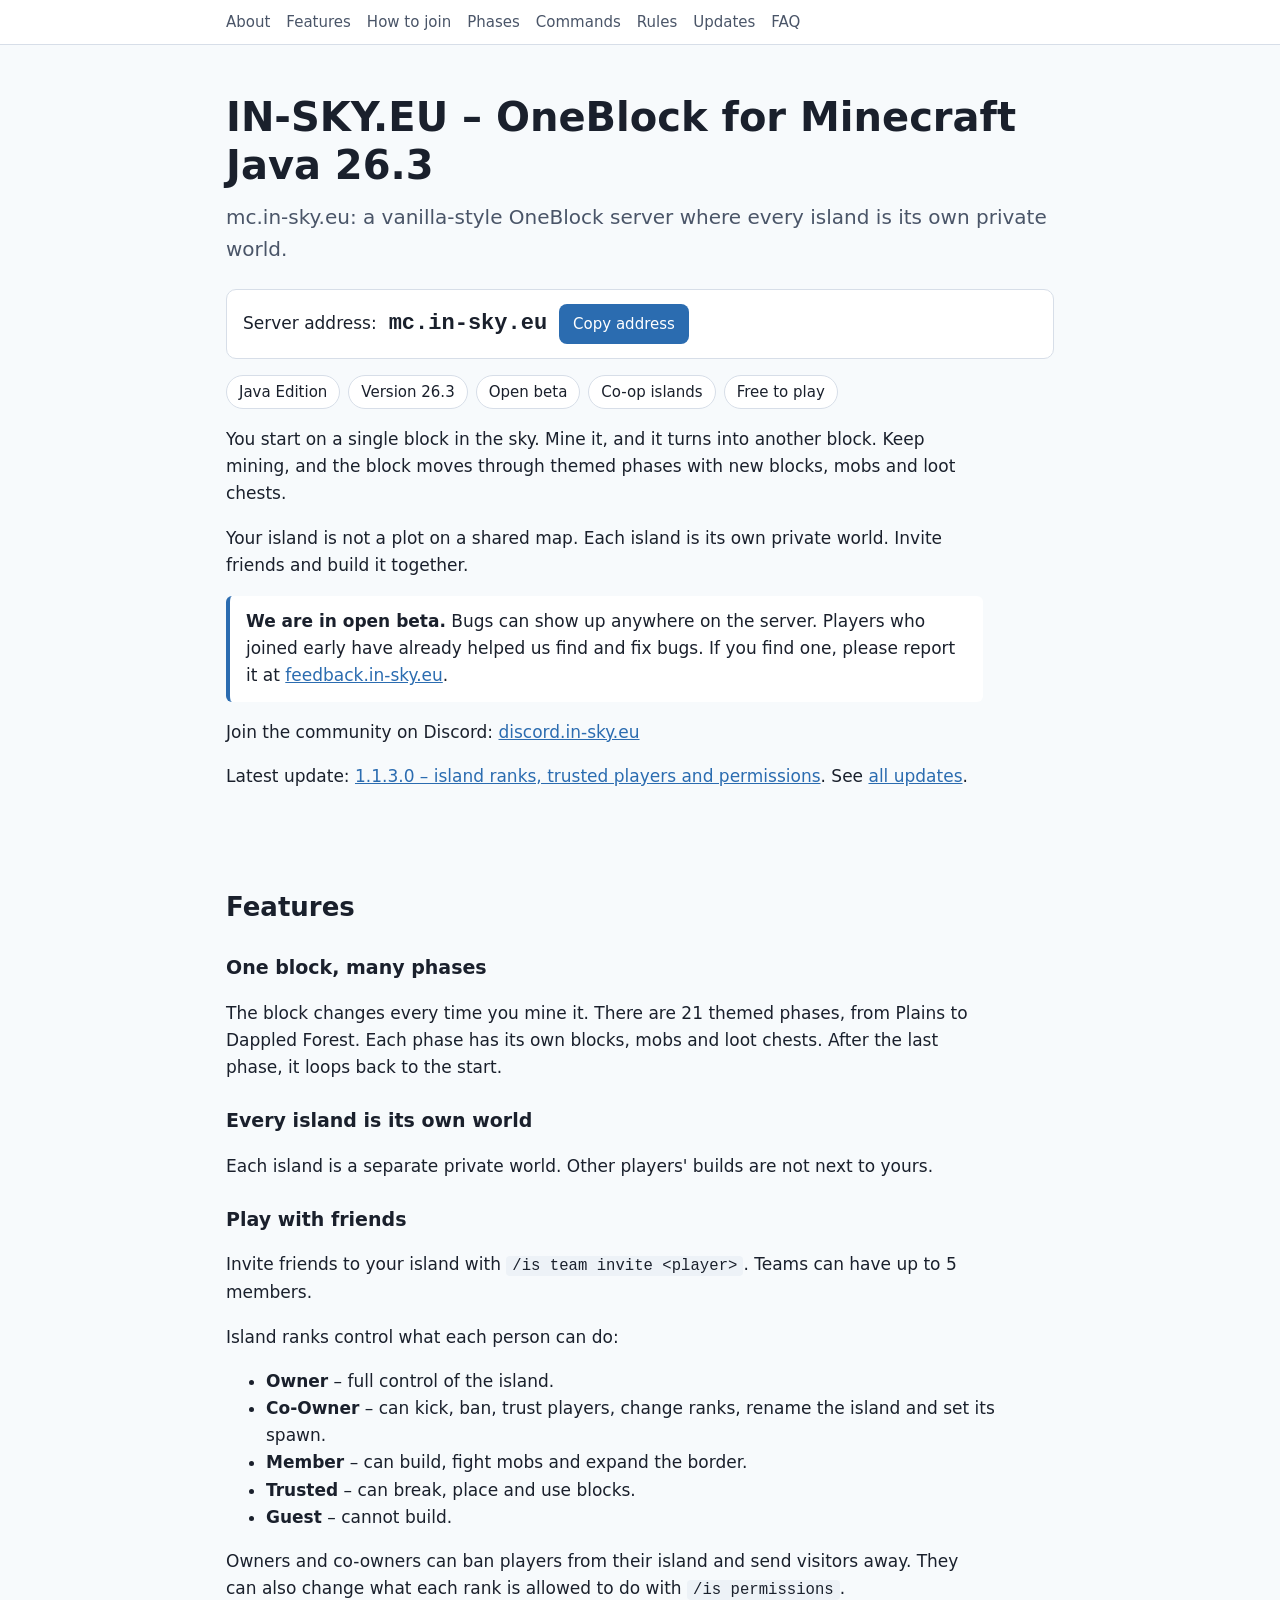
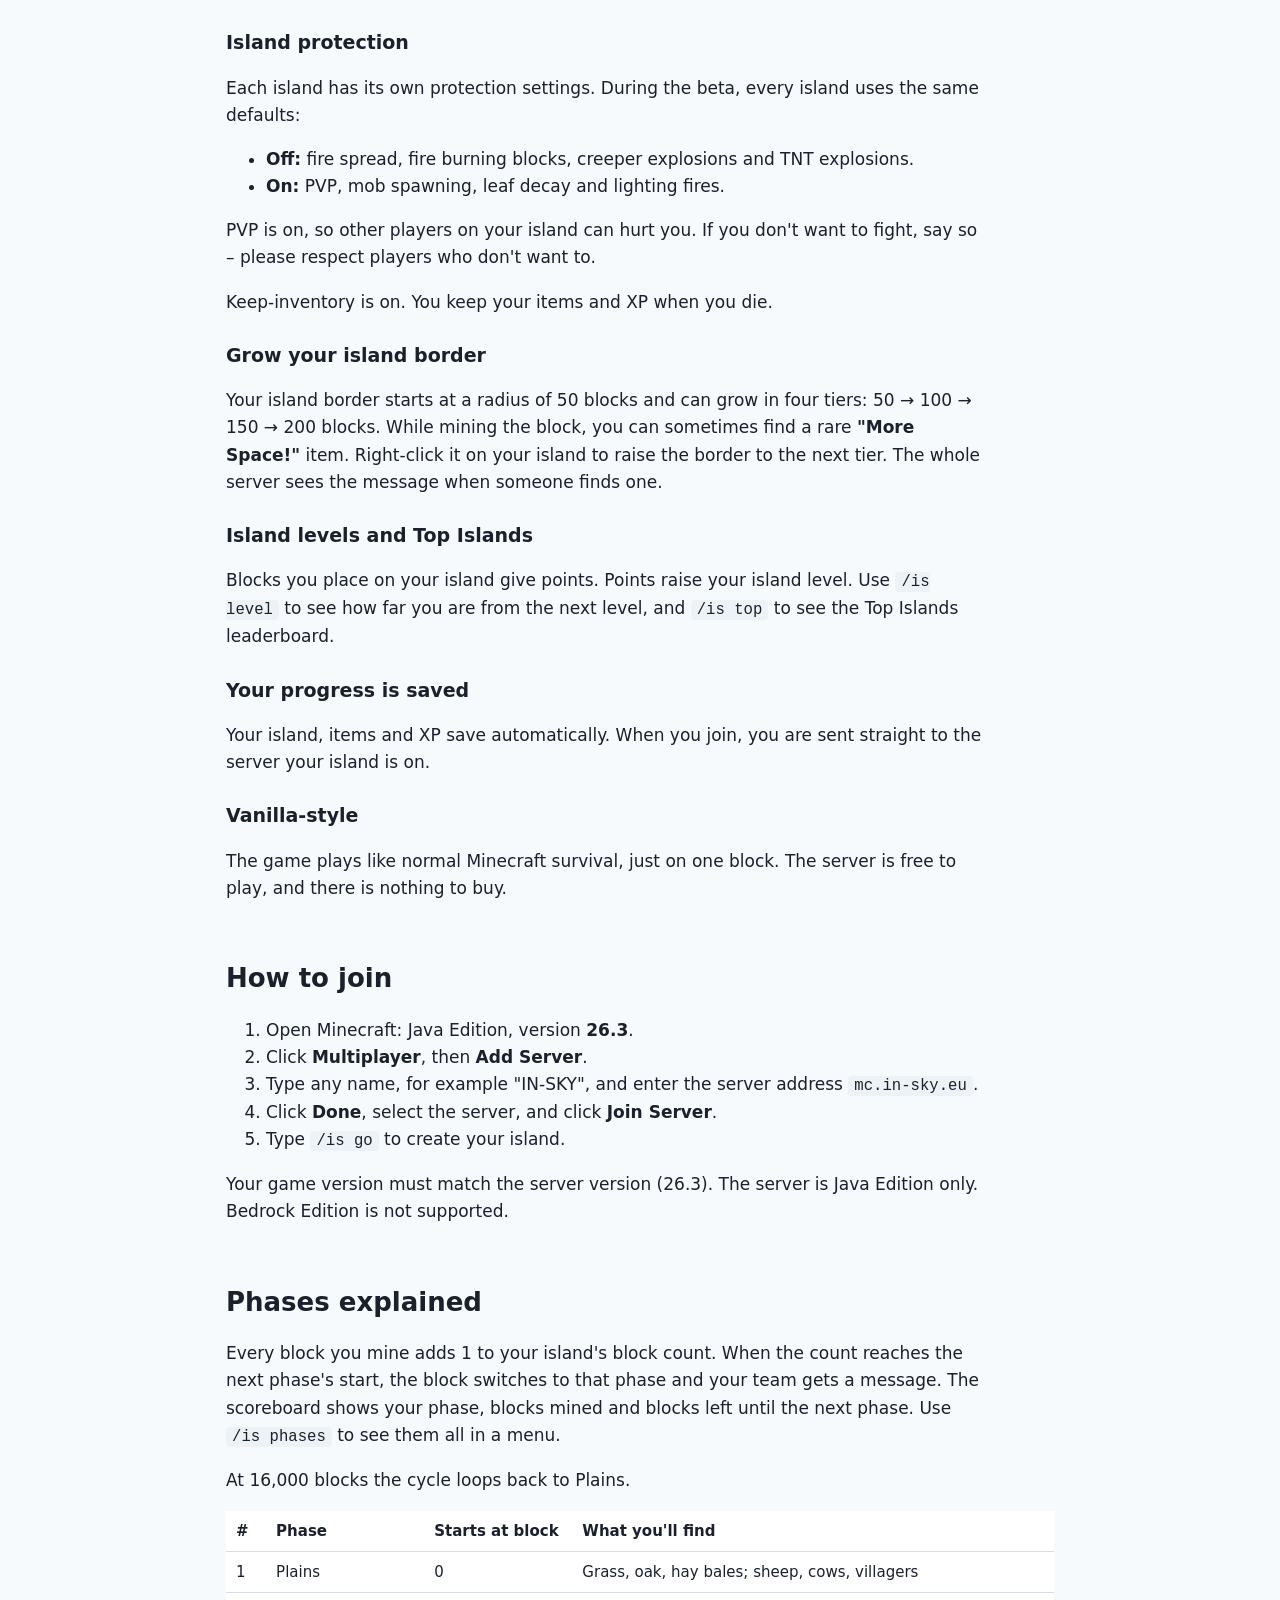
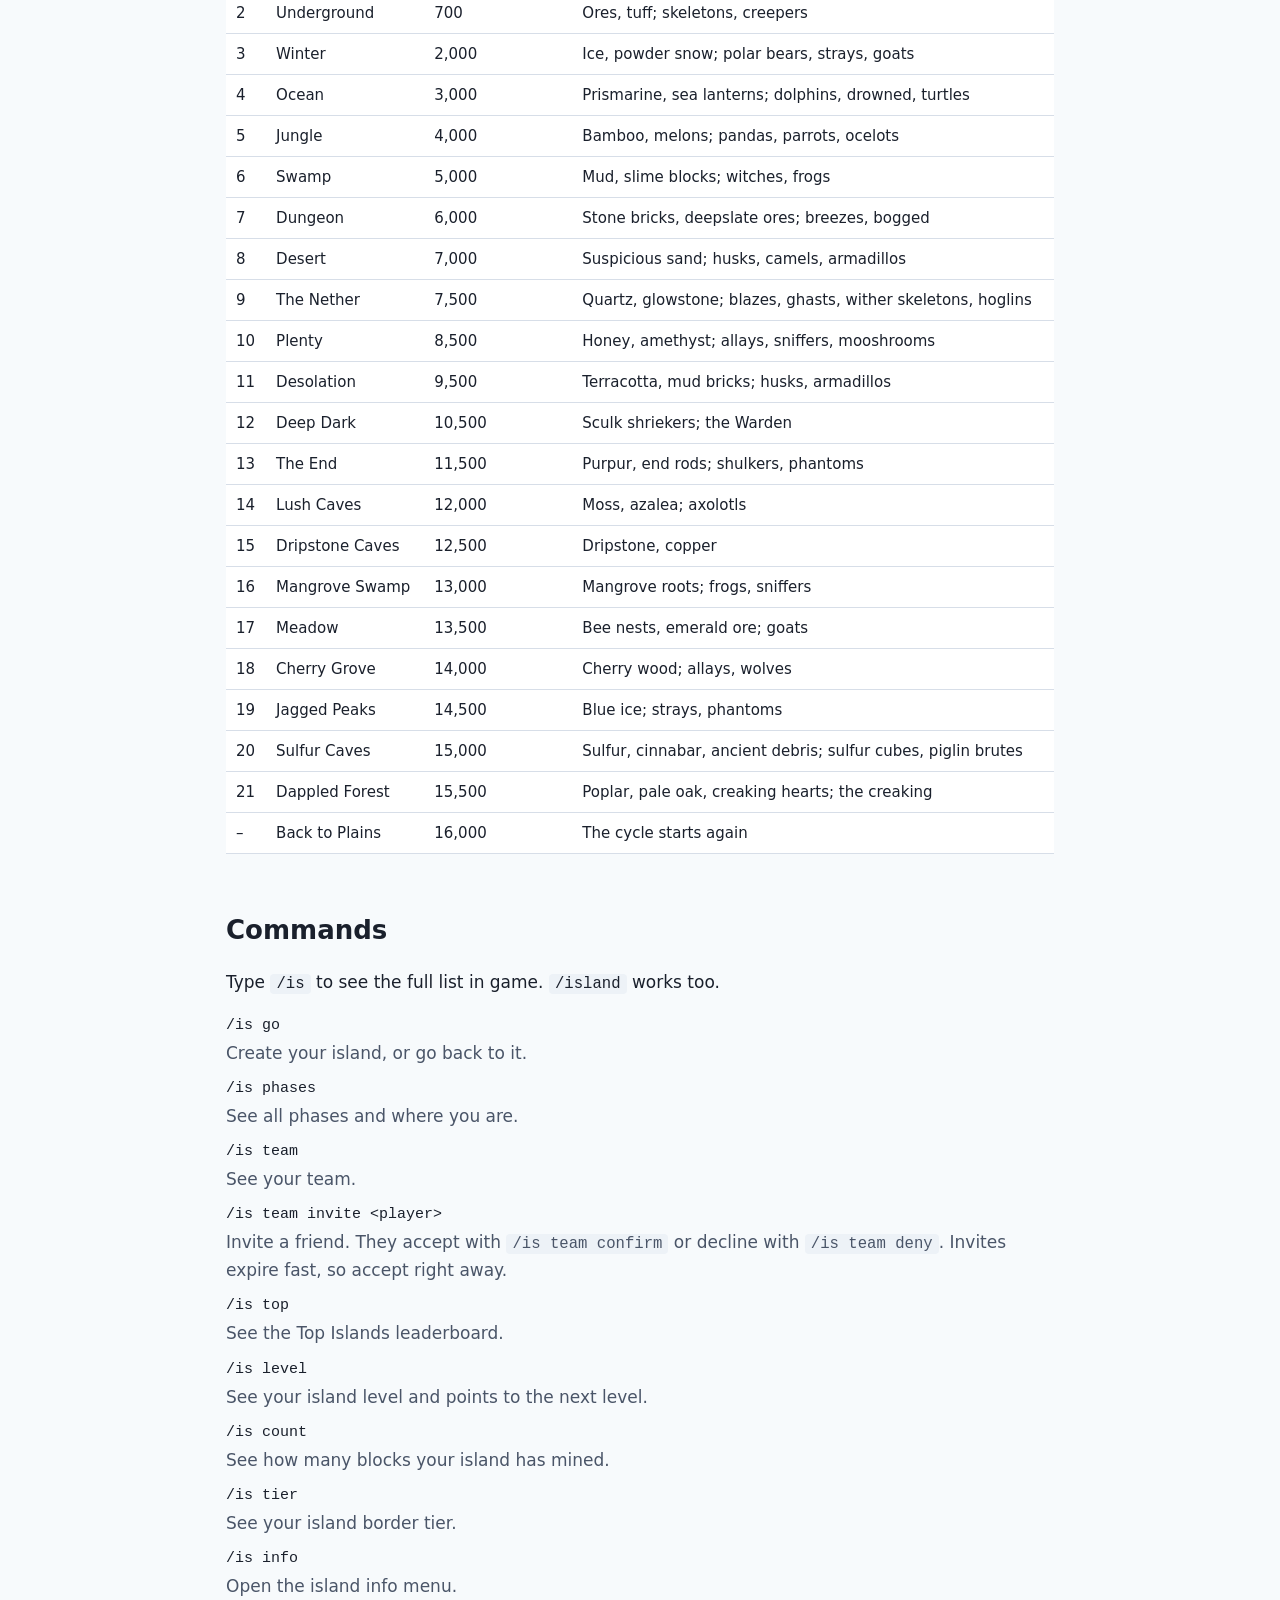
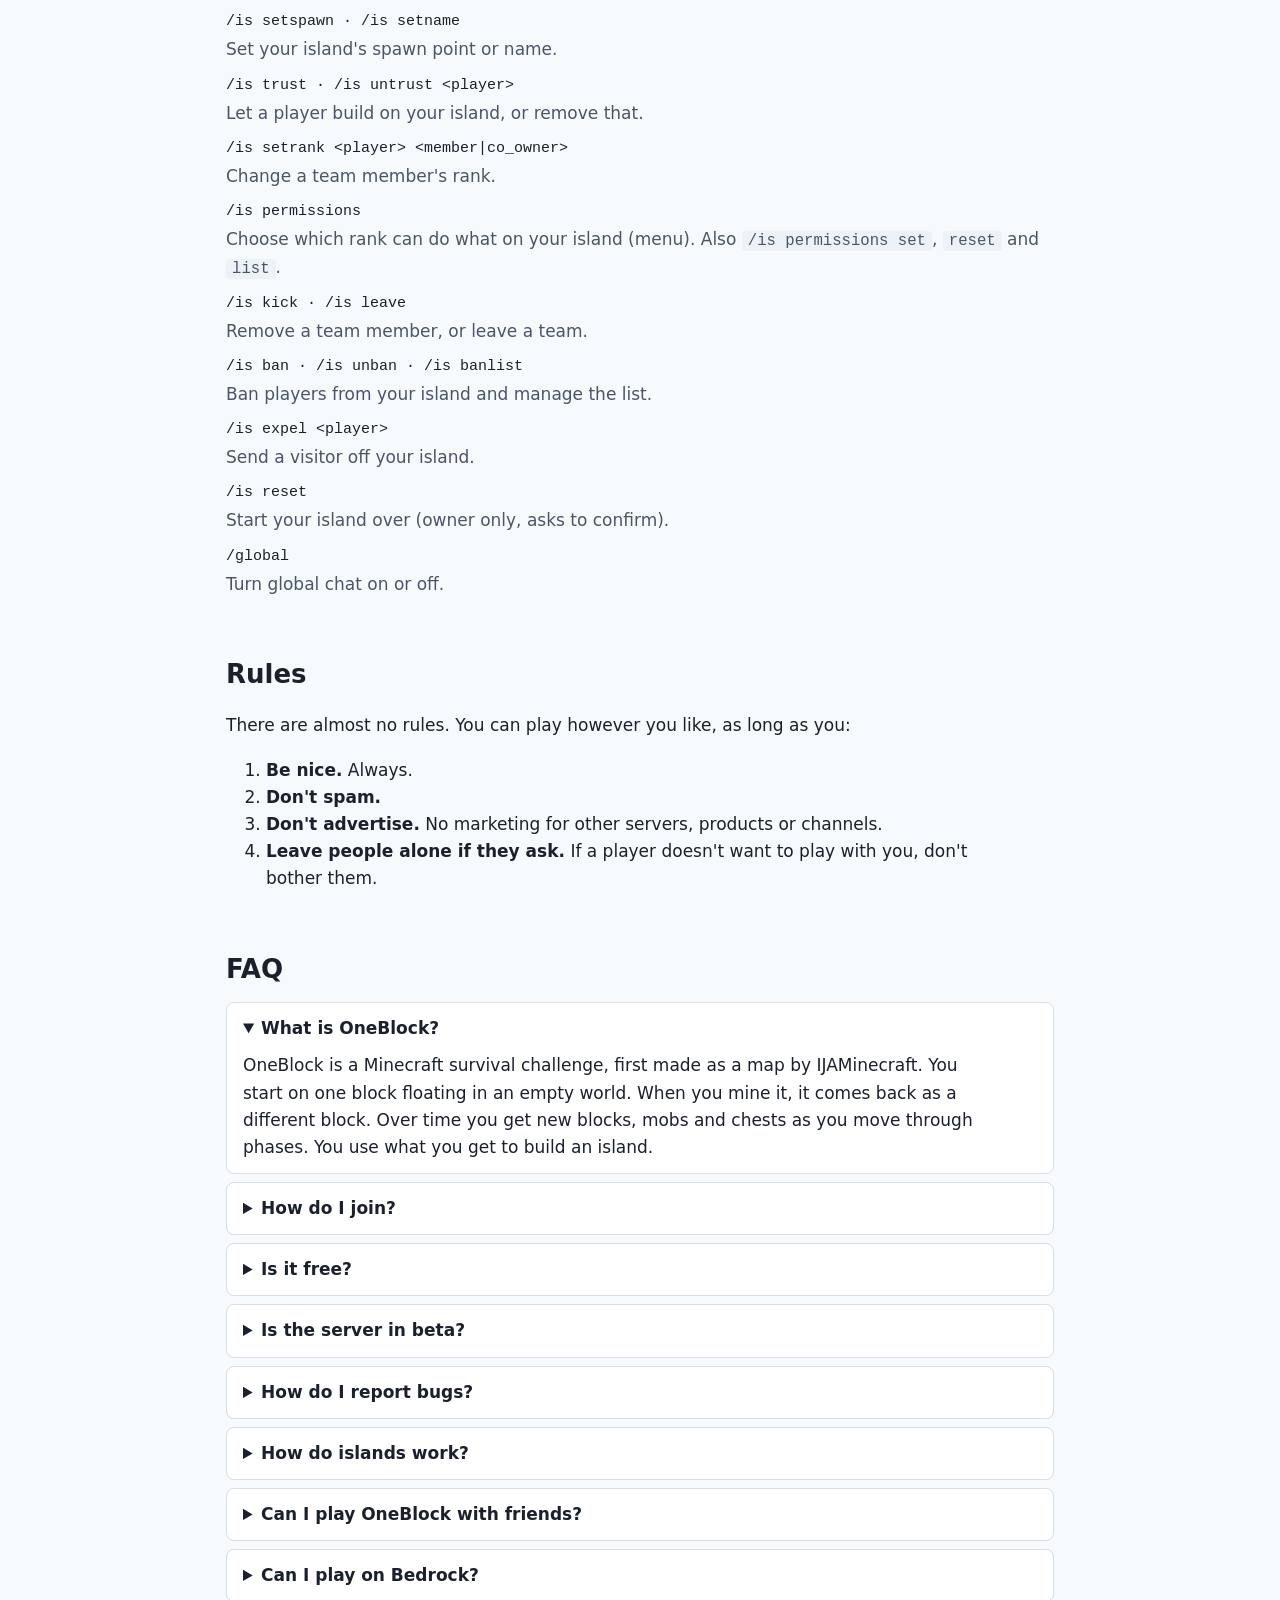
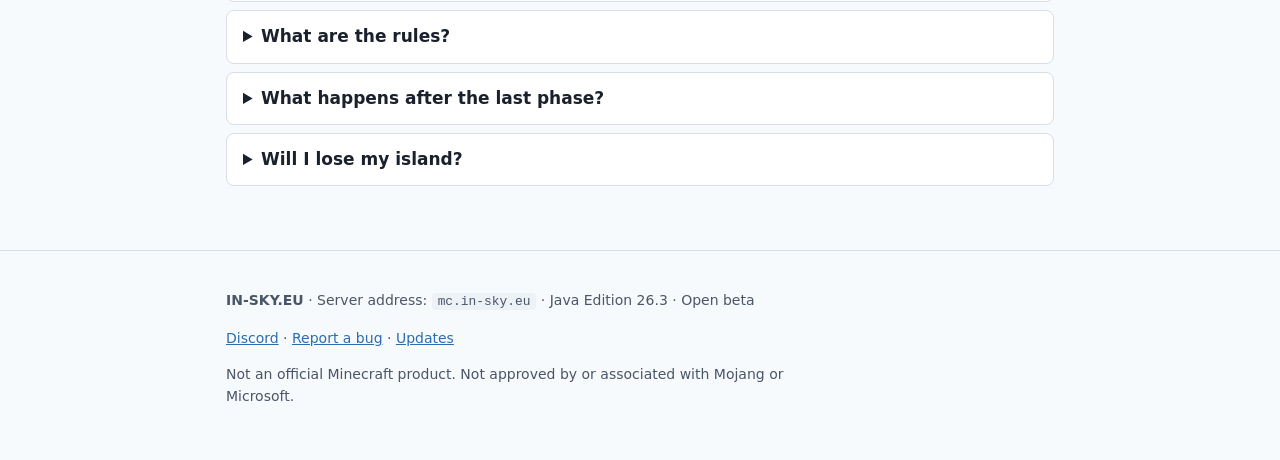
<file: index.html>
<!doctype html>
<html lang="en">
<head>
<meta charset="utf-8">
<meta name="viewport" content="width=device-width, initial-scale=1">
<title>IN-SKY.EU – OneBlock Server for Minecraft Java 26.3 | mc.in-sky.eu</title>
<meta name="description" content="mc.in-sky.eu: a vanilla-style OneBlock server where every island is its own private world. Minecraft Java Edition 26.3, open beta. Play with friends and help us find bugs.">
<link rel="canonical" href="https://in-sky.eu/">
<meta property="og:type" content="website">
<meta property="og:url" content="https://in-sky.eu/">
<meta property="og:title" content="IN-SKY.EU – OneBlock Server (Java 26.3)">
<meta property="og:description" content="A vanilla-style OneBlock server where every island is its own private world. Server address: mc.in-sky.eu. Open beta.">
<meta name="color-scheme" content="light dark">
<link rel="alternate" type="application/rss+xml" title="IN-SKY.EU updates" href="/feed.xml">
<link rel="icon" href="data:image/svg+xml,%3Csvg xmlns='http://www.w3.org/2000/svg' viewBox='0 0 16 16'%3E%3Crect width='16' height='16' fill='%2387ceeb'/%3E%3Crect x='4' y='6' width='8' height='3' fill='%235dab3c'/%3E%3Crect x='4' y='9' width='8' height='5' fill='%238b5a2b'/%3E%3C/svg%3E">
<script type="application/ld+json">
{
  "@context": "https://schema.org",
  "@graph": [
    {
      "@type": "Organization",
      "@id": "https://in-sky.eu/#org",
      "name": "IN-SKY.EU",
      "url": "https://in-sky.eu/",
      "description": "mc.in-sky.eu: a vanilla-style OneBlock server where every island is its own private world.",
      "sameAs": [
        "https://discord.in-sky.eu"
      ]
    },
    {
      "@type": "WebSite",
      "@id": "https://in-sky.eu/#website",
      "name": "IN-SKY.EU",
      "url": "https://in-sky.eu/",
      "inLanguage": "en",
      "description": "Minecraft Java Edition 26.3 OneBlock server in open beta. Server address: mc.in-sky.eu.",
      "publisher": {
        "@id": "https://in-sky.eu/#org"
      }
    },
    {
      "@type": "FAQPage",
      "@id": "https://in-sky.eu/#faq",
      "url": "https://in-sky.eu/",
      "isPartOf": {
        "@id": "https://in-sky.eu/#website"
      },
      "mainEntity": [
        {
          "@type": "Question",
          "name": "What is OneBlock?",
          "acceptedAnswer": {
            "@type": "Answer",
            "text": "OneBlock is a Minecraft survival challenge, first made as a map by IJAMinecraft. You start on one block floating in an empty world. When you mine it, it comes back as a different block. Over time you get new blocks, mobs and chests as you move through phases. You use what you get to build an island."
          }
        },
        {
          "@type": "Question",
          "name": "How do I join?",
          "acceptedAnswer": {
            "@type": "Answer",
            "text": "Use Minecraft: Java Edition 26.3. Go to Multiplayer, click Add Server, and enter mc.in-sky.eu. Join, then type /is go to create your island."
          }
        },
        {
          "@type": "Question",
          "name": "Is it free?",
          "acceptedAnswer": {
            "@type": "Answer",
            "text": "Yes. The server is fully free, and there is nothing to buy. You need your own copy of Minecraft: Java Edition."
          }
        },
        {
          "@type": "Question",
          "name": "Is the server in beta?",
          "acceptedAnswer": {
            "@type": "Answer",
            "text": "Yes. IN-SKY.EU is in open beta. Bugs can appear anywhere on the server. Early players have already helped us find and fix bugs, and your feedback helps too."
          }
        },
        {
          "@type": "Question",
          "name": "How do I report bugs?",
          "acceptedAnswer": {
            "@type": "Answer",
            "text": "Use the bug report form at feedback.in-sky.eu. You can also ask on Discord at discord.in-sky.eu. Tell us what happened, where, and what you expected."
          }
        },
        {
          "@type": "Question",
          "name": "How do islands work?",
          "acceptedAnswer": {
            "@type": "Answer",
            "text": "Every island is its own private world, not a plot on a shared map. You create one with /is go. Invite friends with /is team invite <player>. Each person gets a rank that controls what they can do. Your island grows when you find the rare \"More Space!\" item, and your island level goes up as you place blocks."
          }
        },
        {
          "@type": "Question",
          "name": "Can I play OneBlock with friends?",
          "acceptedAnswer": {
            "@type": "Answer",
            "text": "Yes. Invite them to your team, and you all share the same island, block and progress."
          }
        },
        {
          "@type": "Question",
          "name": "Can I play on Bedrock?",
          "acceptedAnswer": {
            "@type": "Answer",
            "text": "Not right now. The server is Java Edition only, version 26.3."
          }
        },
        {
          "@type": "Question",
          "name": "What are the rules?",
          "acceptedAnswer": {
            "@type": "Answer",
            "text": "Be nice, don't spam, don't advertise, and leave players alone if they ask. That's it."
          }
        },
        {
          "@type": "Question",
          "name": "What happens after the last phase?",
          "acceptedAnswer": {
            "@type": "Answer",
            "text": "After Dappled Forest, at 16,000 blocks, the block loops back to the Plains phase and the cycle starts again."
          }
        },
        {
          "@type": "Question",
          "name": "Will I lose my island?",
          "acceptedAnswer": {
            "@type": "Answer",
            "text": "Your island, items and XP save automatically. Because we are in beta, please report anything that looks wrong at feedback.in-sky.eu."
          }
        }
      ]
    }
  ]
}
</script>
<style>
  :root {
    --bg: #f7fafc; --surface: #ffffff; --text: #1a202c; --muted: #4a5568;
    --accent: #2b6cb0; --accent-text: #ffffff; --border: #d7dee8; --code: #edf2f7;
    --ph-bg: #fff3bf; --ph-text: #5c4400;
  }
  @media (prefers-color-scheme: dark) {
    :root:not([data-theme="light"]) {
      --bg: #0f1720; --surface: #17212d; --text: #e6edf3; --muted: #a9b6c4;
      --accent: #63b3ed; --accent-text: #0f1720; --border: #2a3a4c; --code: #1f2c3a;
      --ph-bg: #4a3b00; --ph-text: #ffe8a3;
    }
  }
  :root[data-theme="dark"] {
    --bg: #0f1720; --surface: #17212d; --text: #e6edf3; --muted: #a9b6c4;
    --accent: #63b3ed; --accent-text: #0f1720; --border: #2a3a4c; --code: #1f2c3a;
    --ph-bg: #4a3b00; --ph-text: #ffe8a3;
  }
  * { box-sizing: border-box; }
  body {
    margin: 0; background: var(--bg); color: var(--text);
    font: 17px/1.6 system-ui, -apple-system, "Segoe UI", Roboto, sans-serif;
  }
  .wrap { max-width: 860px; margin: 0 auto; padding: 0 16px; }
  header { padding: 48px 0 24px; }
  nav { border-bottom: 1px solid var(--border); background: var(--surface); position: sticky; top: 0; z-index: 1; }
  nav ul { list-style: none; margin: 0; padding: 10px 0; display: flex; flex-wrap: wrap; gap: 4px 16px; font-size: 15px; }
  nav a { color: var(--muted); text-decoration: none; }
  nav a:hover { color: var(--accent); }
  h1 { font-size: clamp(28px, 6vw, 40px); line-height: 1.2; margin: 0 0 12px; }
  h2 { font-size: 26px; margin: 48px 0 12px; padding-top: 8px; }
  h3 { font-size: 19px; margin: 24px 0 6px; }
  p, li { max-width: 70ch; }
  a { color: var(--accent); }
  .tagline { font-size: 20px; color: var(--muted); margin: 0 0 24px; }
  .ip-box {
    display: flex; flex-wrap: wrap; align-items: center; gap: 12px;
    background: var(--surface); border: 1px solid var(--border); border-radius: 10px;
    padding: 14px 16px; margin: 0 0 16px;
  }
  .ip-box code { font-size: 22px; font-weight: 700; background: none; padding: 0; }
  button {
    font: inherit; font-size: 15px; cursor: pointer; border: 0; border-radius: 8px;
    padding: 8px 14px; background: var(--accent); color: var(--accent-text);
  }
  .facts { display: flex; flex-wrap: wrap; gap: 8px; list-style: none; padding: 0; margin: 0 0 16px; }
  .facts li { background: var(--surface); border: 1px solid var(--border); border-radius: 999px; padding: 4px 12px; font-size: 15px; }
  .note { background: var(--surface); border-left: 4px solid var(--accent); padding: 12px 16px; border-radius: 6px; }
  code { background: var(--code); padding: 1px 6px; border-radius: 4px; font-size: 0.92em; }
  .table-scroll { overflow-x: auto; }
  table { border-collapse: collapse; width: 100%; font-size: 15px; background: var(--surface); }
  th, td { text-align: left; padding: 8px 10px; border-bottom: 1px solid var(--border); vertical-align: top; }
  th { font-weight: 600; }
  td.num { white-space: nowrap; font-variant-numeric: tabular-nums; }
  dl.cmds dt { font-family: ui-monospace, SFMono-Regular, Menlo, monospace; font-size: 15px; margin-top: 10px; }
  dl.cmds dd { margin: 2px 0 0 0; color: var(--muted); }
  details { background: var(--surface); border: 1px solid var(--border); border-radius: 8px; padding: 12px 16px; margin: 8px 0; }
  summary { cursor: pointer; font-weight: 600; }
  details p { margin: 10px 0 0; }
  .ph { background: var(--ph-bg); color: var(--ph-text); padding: 0 4px; border-radius: 3px; }
  footer { margin-top: 64px; padding: 24px 0 48px; border-top: 1px solid var(--border); color: var(--muted); font-size: 14px; }
</style>
</head>
<body>

<nav aria-label="Sections">
  <div class="wrap">
    <ul>
      <li><a href="#about">About</a></li>
      <li><a href="#features">Features</a></li>
      <li><a href="#join">How to join</a></li>
      <li><a href="#phases">Phases</a></li>
      <li><a href="#commands">Commands</a></li>
      <li><a href="#rules">Rules</a></li>
      <li><a href="/updates/">Updates</a></li>
      <li><a href="#faq">FAQ</a></li>
    </ul>
  </div>
</nav>

<main class="wrap">

<header id="about">
  <h1>IN-SKY.EU – OneBlock for Minecraft Java 26.3</h1>
  <p class="tagline">mc.in-sky.eu: a vanilla-style OneBlock server where every island is its own private world.</p>

  <div class="ip-box">
    <span>Server address:</span>
    <code id="ip">mc.in-sky.eu</code>
    <button type="button" id="copy" hidden>Copy address</button>
  </div>

  <ul class="facts" aria-label="Quick facts">
    <li>Java Edition</li>
    <li>Version 26.3</li>
    <li>Open beta</li>
    <li>Co-op islands</li>
    <li>Free to play</li>
  </ul>

  <p>You start on a single block in the sky. Mine it, and it turns into another block. Keep mining, and the block moves through themed phases with new blocks, mobs and loot chests.</p>
  <p>Your island is not a plot on a shared map. Each island is its own private world. Invite friends and build it together.</p>

  <p class="note"><strong>We are in open beta.</strong> Bugs can show up anywhere on the server. Players who joined early have already helped us find and fix bugs. If you find one, please report it at <a href="https://feedback.in-sky.eu">feedback.in-sky.eu</a>.</p>

  <p>Join the community on Discord: <a href="https://discord.in-sky.eu">discord.in-sky.eu</a></p>
  <p>Latest update: <a href="/updates/1.1.3.0-beta/">1.1.3.0 – island ranks, trusted players and permissions</a>. See <a href="/updates/">all updates</a>.</p>
</header>

<section id="features">
  <h2>Features</h2>

  <h3>One block, many phases</h3>
  <p>The block changes every time you mine it. There are 21 themed phases, from Plains to Dappled Forest. Each phase has its own blocks, mobs and loot chests. After the last phase, it loops back to the start.</p>

  <h3>Every island is its own world</h3>
  <p>Each island is a separate private world. Other players' builds are not next to yours.</p>

  <h3>Play with friends</h3>
  <p>Invite friends to your island with <code>/is team invite &lt;player&gt;</code>. Teams can have up to 5 members.</p>
  <p>Island ranks control what each person can do:</p>
  <ul>
    <li><strong>Owner</strong> – full control of the island.</li>
    <li><strong>Co-Owner</strong> – can kick, ban, trust players, change ranks, rename the island and set its spawn.</li>
    <li><strong>Member</strong> – can build, fight mobs and expand the border.</li>
    <li><strong>Trusted</strong> – can break, place and use blocks.</li>
    <li><strong>Guest</strong> – cannot build.</li>
  </ul>
  <p>Owners and co-owners can ban players from their island and send visitors away. They can also change what each rank is allowed to do with <code>/is permissions</code>.</p>

  <h3>Island protection</h3>
  <p>Each island has its own protection settings. During the beta, every island uses the same defaults:</p>
  <ul>
    <li><strong>Off:</strong> fire spread, fire burning blocks, creeper explosions and TNT explosions.</li>
    <li><strong>On:</strong> PVP, mob spawning, leaf decay and lighting fires.</li>
  </ul>
  <p>PVP is on, so other players on your island can hurt you. If you don't want to fight, say so – please respect players who don't want to.</p>
  <p>Keep-inventory is on. You keep your items and XP when you die.</p>

  <h3>Grow your island border</h3>
  <p>Your island border starts at a radius of 50 blocks and can grow in four tiers: 50 → 100 → 150 → 200 blocks. While mining the block, you can sometimes find a rare <strong>"More Space!"</strong> item. Right-click it on your island to raise the border to the next tier. The whole server sees the message when someone finds one.</p>

  <h3>Island levels and Top Islands</h3>
  <p>Blocks you place on your island give points. Points raise your island level. Use <code>/is level</code> to see how far you are from the next level, and <code>/is top</code> to see the Top Islands leaderboard.</p>

  <h3>Your progress is saved</h3>
  <p>Your island, items and XP save automatically. When you join, you are sent straight to the server your island is on.</p>

  <h3>Vanilla-style</h3>
  <p>The game plays like normal Minecraft survival, just on one block. The server is free to play, and there is nothing to buy.</p>
</section>

<section id="join">
  <h2>How to join</h2>
  <ol>
    <li>Open Minecraft: Java Edition, version <strong>26.3</strong>.</li>
    <li>Click <strong>Multiplayer</strong>, then <strong>Add Server</strong>.</li>
    <li>Type any name, for example "IN-SKY", and enter the server address <code>mc.in-sky.eu</code>.</li>
    <li>Click <strong>Done</strong>, select the server, and click <strong>Join Server</strong>.</li>
    <li>Type <code>/is go</code> to create your island.</li>
  </ol>
  <p>Your game version must match the server version (26.3). The server is Java Edition only. Bedrock Edition is not supported.</p>
</section>

<section id="phases">
  <h2>Phases explained</h2>
  <p>Every block you mine adds 1 to your island's block count. When the count reaches the next phase's start, the block switches to that phase and your team gets a message. The scoreboard shows your phase, blocks mined and blocks left until the next phase. Use <code>/is phases</code> to see them all in a menu.</p>
  <p>At 16,000 blocks the cycle loops back to Plains.</p>

  <div class="table-scroll">
  <table>
    <thead>
      <tr><th scope="col">#</th><th scope="col">Phase</th><th scope="col">Starts at block</th><th scope="col">What you'll find</th></tr>
    </thead>
    <tbody>
      <tr><td>1</td><td>Plains</td><td class="num">0</td><td>Grass, oak, hay bales; sheep, cows, villagers</td></tr>
      <tr><td>2</td><td>Underground</td><td class="num">700</td><td>Ores, tuff; skeletons, creepers</td></tr>
      <tr><td>3</td><td>Winter</td><td class="num">2,000</td><td>Ice, powder snow; polar bears, strays, goats</td></tr>
      <tr><td>4</td><td>Ocean</td><td class="num">3,000</td><td>Prismarine, sea lanterns; dolphins, drowned, turtles</td></tr>
      <tr><td>5</td><td>Jungle</td><td class="num">4,000</td><td>Bamboo, melons; pandas, parrots, ocelots</td></tr>
      <tr><td>6</td><td>Swamp</td><td class="num">5,000</td><td>Mud, slime blocks; witches, frogs</td></tr>
      <tr><td>7</td><td>Dungeon</td><td class="num">6,000</td><td>Stone bricks, deepslate ores; breezes, bogged</td></tr>
      <tr><td>8</td><td>Desert</td><td class="num">7,000</td><td>Suspicious sand; husks, camels, armadillos</td></tr>
      <tr><td>9</td><td>The Nether</td><td class="num">7,500</td><td>Quartz, glowstone; blazes, ghasts, wither skeletons, hoglins</td></tr>
      <tr><td>10</td><td>Plenty</td><td class="num">8,500</td><td>Honey, amethyst; allays, sniffers, mooshrooms</td></tr>
      <tr><td>11</td><td>Desolation</td><td class="num">9,500</td><td>Terracotta, mud bricks; husks, armadillos</td></tr>
      <tr><td>12</td><td>Deep Dark</td><td class="num">10,500</td><td>Sculk shriekers; the Warden</td></tr>
      <tr><td>13</td><td>The End</td><td class="num">11,500</td><td>Purpur, end rods; shulkers, phantoms</td></tr>
      <tr><td>14</td><td>Lush Caves</td><td class="num">12,000</td><td>Moss, azalea; axolotls</td></tr>
      <tr><td>15</td><td>Dripstone Caves</td><td class="num">12,500</td><td>Dripstone, copper</td></tr>
      <tr><td>16</td><td>Mangrove Swamp</td><td class="num">13,000</td><td>Mangrove roots; frogs, sniffers</td></tr>
      <tr><td>17</td><td>Meadow</td><td class="num">13,500</td><td>Bee nests, emerald ore; goats</td></tr>
      <tr><td>18</td><td>Cherry Grove</td><td class="num">14,000</td><td>Cherry wood; allays, wolves</td></tr>
      <tr><td>19</td><td>Jagged Peaks</td><td class="num">14,500</td><td>Blue ice; strays, phantoms</td></tr>
      <tr><td>20</td><td>Sulfur Caves</td><td class="num">15,000</td><td>Sulfur, cinnabar, ancient debris; sulfur cubes, piglin brutes</td></tr>
      <tr><td>21</td><td>Dappled Forest</td><td class="num">15,500</td><td>Poplar, pale oak, creaking hearts; the creaking</td></tr>
      <tr><td>–</td><td>Back to Plains</td><td class="num">16,000</td><td>The cycle starts again</td></tr>
    </tbody>
  </table>
  </div>
</section>

<section id="commands">
  <h2>Commands</h2>
  <p>Type <code>/is</code> to see the full list in game. <code>/island</code> works too.</p>
  <dl class="cmds">
    <dt>/is go</dt><dd>Create your island, or go back to it.</dd>
    <dt>/is phases</dt><dd>See all phases and where you are.</dd>
    <dt>/is team</dt><dd>See your team.</dd>
    <dt>/is team invite &lt;player&gt;</dt><dd>Invite a friend. They accept with <code>/is team confirm</code> or decline with <code>/is team deny</code>. Invites expire fast, so accept right away.</dd>
    <dt>/is top</dt><dd>See the Top Islands leaderboard.</dd>
    <dt>/is level</dt><dd>See your island level and points to the next level.</dd>
    <dt>/is count</dt><dd>See how many blocks your island has mined.</dd>
    <dt>/is tier</dt><dd>See your island border tier.</dd>
    <dt>/is info</dt><dd>Open the island info menu.</dd>
    <dt>/is setspawn · /is setname</dt><dd>Set your island's spawn point or name.</dd>
    <dt>/is trust · /is untrust &lt;player&gt;</dt><dd>Let a player build on your island, or remove that.</dd>
    <dt>/is setrank &lt;player&gt; &lt;member|co_owner&gt;</dt><dd>Change a team member's rank.</dd>
    <dt>/is permissions</dt><dd>Choose which rank can do what on your island (menu). Also <code>/is permissions set</code>, <code>reset</code> and <code>list</code>.</dd>
    <dt>/is kick · /is leave</dt><dd>Remove a team member, or leave a team.</dd>
    <dt>/is ban · /is unban · /is banlist</dt><dd>Ban players from your island and manage the list.</dd>
    <dt>/is expel &lt;player&gt;</dt><dd>Send a visitor off your island.</dd>
    <dt>/is reset</dt><dd>Start your island over (owner only, asks to confirm).</dd>
    <dt>/global</dt><dd>Turn global chat on or off.</dd>
  </dl>
</section>

<section id="rules">
  <h2>Rules</h2>
  <p>There are almost no rules. You can play however you like, as long as you:</p>
  <ol>
    <li><strong>Be nice.</strong> Always.</li>
    <li><strong>Don't spam.</strong></li>
    <li><strong>Don't advertise.</strong> No marketing for other servers, products or channels.</li>
    <li><strong>Leave people alone if they ask.</strong> If a player doesn't want to play with you, don't bother them.</li>
  </ol>
</section>

<section id="faq">
  <h2>FAQ</h2>

  <details open>
    <summary>What is OneBlock?</summary>
    <p>OneBlock is a Minecraft survival challenge, first made as a map by IJAMinecraft. You start on one block floating in an empty world. When you mine it, it comes back as a different block. Over time you get new blocks, mobs and chests as you move through phases. You use what you get to build an island.</p>
  </details>

  <details>
    <summary>How do I join?</summary>
    <p>Use Minecraft: Java Edition 26.3. Go to Multiplayer, click Add Server, and enter <code>mc.in-sky.eu</code>. Join, then type <code>/is go</code> to create your island.</p>
  </details>

  <details>
    <summary>Is it free?</summary>
    <p>Yes. The server is fully free, and there is nothing to buy. You need your own copy of Minecraft: Java Edition.</p>
  </details>

  <details>
    <summary>Is the server in beta?</summary>
    <p>Yes. IN-SKY.EU is in open beta. Bugs can appear anywhere on the server. Early players have already helped us find and fix bugs, and your feedback helps too.</p>
  </details>

  <details>
    <summary>How do I report bugs?</summary>
    <p>Use the bug report form at <a href="https://feedback.in-sky.eu">feedback.in-sky.eu</a>. You can also ask on Discord at <a href="https://discord.in-sky.eu">discord.in-sky.eu</a>. Tell us what happened, where, and what you expected.</p>
  </details>

  <details>
    <summary>How do islands work?</summary>
    <p>Every island is its own private world, not a plot on a shared map. You create one with <code>/is go</code>. Invite friends with <code>/is team invite &lt;player&gt;</code>. Each person gets a rank that controls what they can do. Your island grows when you find the rare "More Space!" item, and your island level goes up as you place blocks.</p>
  </details>

  <details>
    <summary>Can I play OneBlock with friends?</summary>
    <p>Yes. Invite them to your team, and you all share the same island, block and progress.</p>
  </details>

  <details>
    <summary>Can I play on Bedrock?</summary>
    <p>Not right now. The server is Java Edition only, version 26.3.</p>
  </details>

  <details>
    <summary>What are the rules?</summary>
    <p>Be nice, don't spam, don't advertise, and leave players alone if they ask. That's it.</p>
  </details>

  <details>
    <summary>What happens after the last phase?</summary>
    <p>After Dappled Forest, at 16,000 blocks, the block loops back to the Plains phase and the cycle starts again.</p>
  </details>

  <details>
    <summary>Will I lose my island?</summary>
    <p>Your island, items and XP save automatically. Because we are in beta, please report anything that looks wrong at <a href="https://feedback.in-sky.eu">feedback.in-sky.eu</a>.</p>
  </details>
</section>

</main>

<footer>
  <div class="wrap">
    <p><strong>IN-SKY.EU</strong> · Server address: <code>mc.in-sky.eu</code> · Java Edition 26.3 · Open beta</p>
    <p><a href="https://discord.in-sky.eu">Discord</a> · <a href="https://feedback.in-sky.eu">Report a bug</a> · <a href="/updates/">Updates</a></p>
    <p>Not an official Minecraft product. Not approved by or associated with Mojang or Microsoft.</p>
  </div>
</footer>

<script>
  // Copy button: only shown when the browser supports clipboard access.
  (function () {
    var btn = document.getElementById('copy');
    if (!navigator.clipboard || !btn) return;
    btn.hidden = false;
    btn.addEventListener('click', function () {
      navigator.clipboard.writeText('mc.in-sky.eu').then(function () {
        btn.textContent = 'Copied!';
        setTimeout(function () { btn.textContent = 'Copy address'; }, 2000);
      });
    });
  })();
</script>
</body>
</html>
</file>
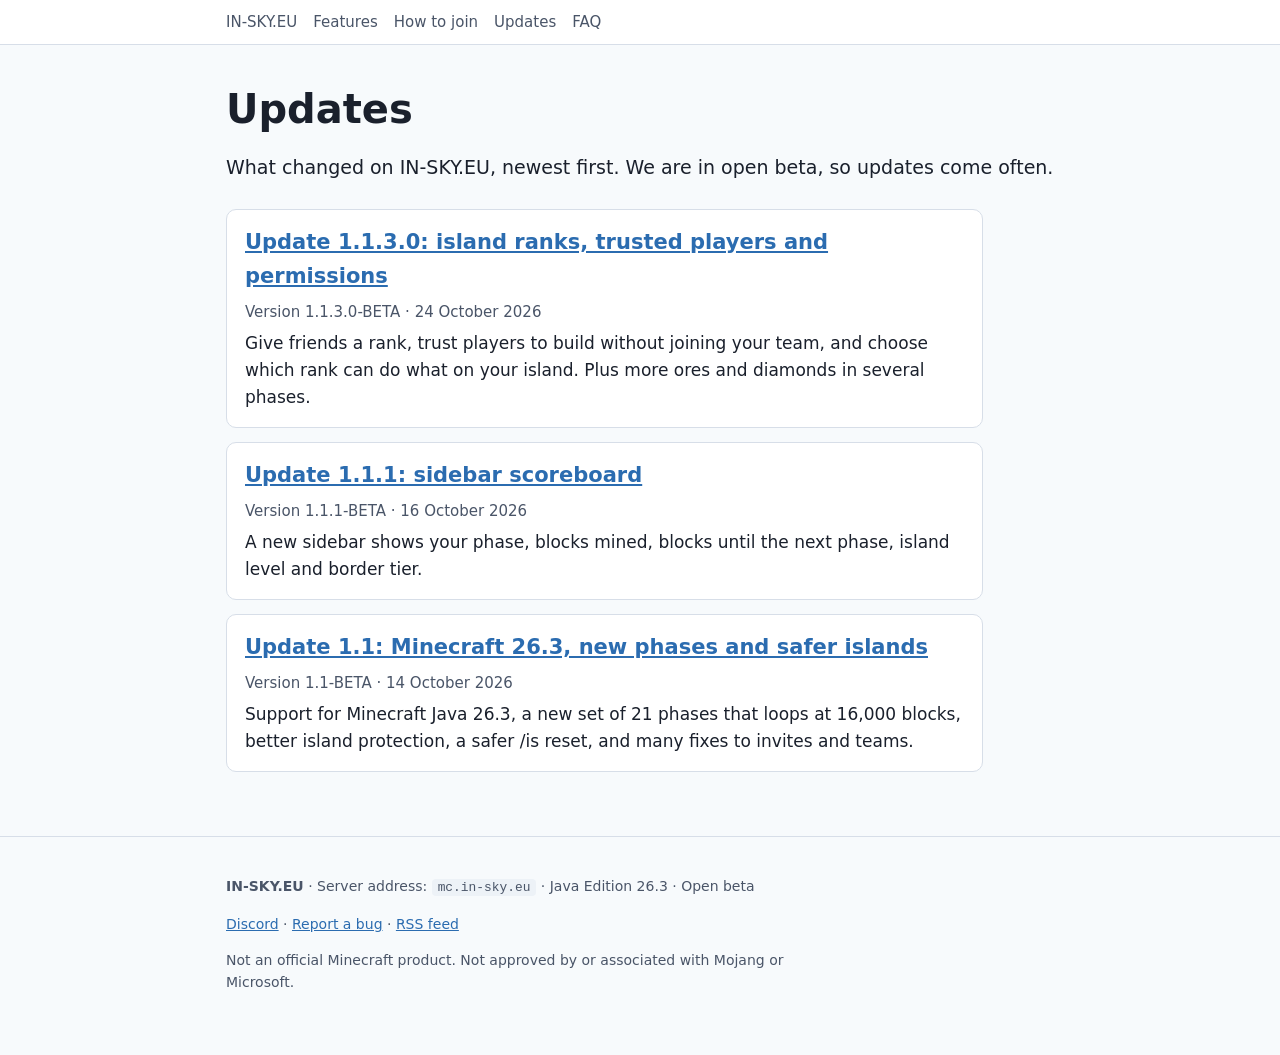
<file: updates/index.html>
<!doctype html>
<html lang="en">
<head>
<meta charset="utf-8">
<meta name="viewport" content="width=device-width, initial-scale=1">
<title>Updates | IN-SKY.EU OneBlock server</title>
<meta name="description" content="Release notes for IN-SKY.EU, a vanilla-style OneBlock server for Minecraft Java 26.3.">
<link rel="canonical" href="https://in-sky.eu/updates/">
<meta property="og:type" content="article">
<meta property="og:url" content="https://in-sky.eu/updates/">
<meta property="og:title" content="Updates | IN-SKY.EU OneBlock server">
<meta property="og:description" content="Release notes for IN-SKY.EU, a vanilla-style OneBlock server for Minecraft Java 26.3.">
<meta name="color-scheme" content="light dark">
<link rel="alternate" type="application/rss+xml" title="IN-SKY.EU updates" href="/feed.xml">
<link rel="stylesheet" href="/assets/site.css">
<script type="application/ld+json">
{
  "@context": "https://schema.org",
  "@type": "Blog",
  "@id": "https://in-sky.eu/updates/#blog",
  "name": "IN-SKY.EU updates",
  "url": "https://in-sky.eu/updates/",
  "description": "Release notes for the IN-SKY.EU OneBlock server.",
  "publisher": {
    "@id": "https://in-sky.eu/#org"
  },
  "blogPost": [
    {
      "@type": "BlogPosting",
      "headline": "Update 1.1.3.0: island ranks, trusted players and permissions",
      "url": "https://in-sky.eu/updates/1.1.3.0-beta/",
      "datePublished": "2026-10-24"
    },
    {
      "@type": "BlogPosting",
      "headline": "Update 1.1.1: sidebar scoreboard",
      "url": "https://in-sky.eu/updates/1.1.1-beta/",
      "datePublished": "2026-10-16"
    },
    {
      "@type": "BlogPosting",
      "headline": "Update 1.1: Minecraft 26.3, new phases and safer islands",
      "url": "https://in-sky.eu/updates/1.1-beta/",
      "datePublished": "2026-10-14"
    }
  ]
}
</script>
</head>
<body>
<nav aria-label="Site">
  <div class="wrap">
    <ul>
      <li><a href="/">IN-SKY.EU</a></li>
      <li><a href="/#features">Features</a></li>
      <li><a href="/#join">How to join</a></li>
      <li><a href="/updates/">Updates</a></li>
      <li><a href="/#faq">FAQ</a></li>
    </ul>
  </div>
</nav>
<main class="wrap">
<header class="post-head">
  <h1>Updates</h1>
  <p class="lead">What changed on IN-SKY.EU, newest first. We are in open beta, so updates come often.</p>
</header>
<ul class="posts">
  <li>
    <h2><a href="/updates/1.1.3.0-beta/">Update 1.1.3.0: island ranks, trusted players and permissions</a></h2>
    <p class="meta">Version 1.1.3.0-BETA · <time datetime="2026-10-24">24 October 2026</time></p>
    <p>Give friends a rank, trust players to build without joining your team, and choose which rank can do what on your island. Plus more ores and diamonds in several phases.</p>
  </li>
  <li>
    <h2><a href="/updates/1.1.1-beta/">Update 1.1.1: sidebar scoreboard</a></h2>
    <p class="meta">Version 1.1.1-BETA · <time datetime="2026-10-16">16 October 2026</time></p>
    <p>A new sidebar shows your phase, blocks mined, blocks until the next phase, island level and border tier.</p>
  </li>
  <li>
    <h2><a href="/updates/1.1-beta/">Update 1.1: Minecraft 26.3, new phases and safer islands</a></h2>
    <p class="meta">Version 1.1-BETA · <time datetime="2026-10-14">14 October 2026</time></p>
    <p>Support for Minecraft Java 26.3, a new set of 21 phases that loops at 16,000 blocks, better island protection, a safer /is reset, and many fixes to invites and teams.</p>
  </li>
</ul>
</main>
<footer>
  <div class="wrap">
    <p><strong>IN-SKY.EU</strong> · Server address: <code>mc.in-sky.eu</code> · Java Edition 26.3 · Open beta</p>
    <p><a href="https://discord.in-sky.eu">Discord</a> · <a href="https://feedback.in-sky.eu">Report a bug</a> · <a href="/feed.xml">RSS feed</a></p>
    <p>Not an official Minecraft product. Not approved by or associated with Mojang or Microsoft.</p>
  </div>
</footer>
</body>
</html>
</file>
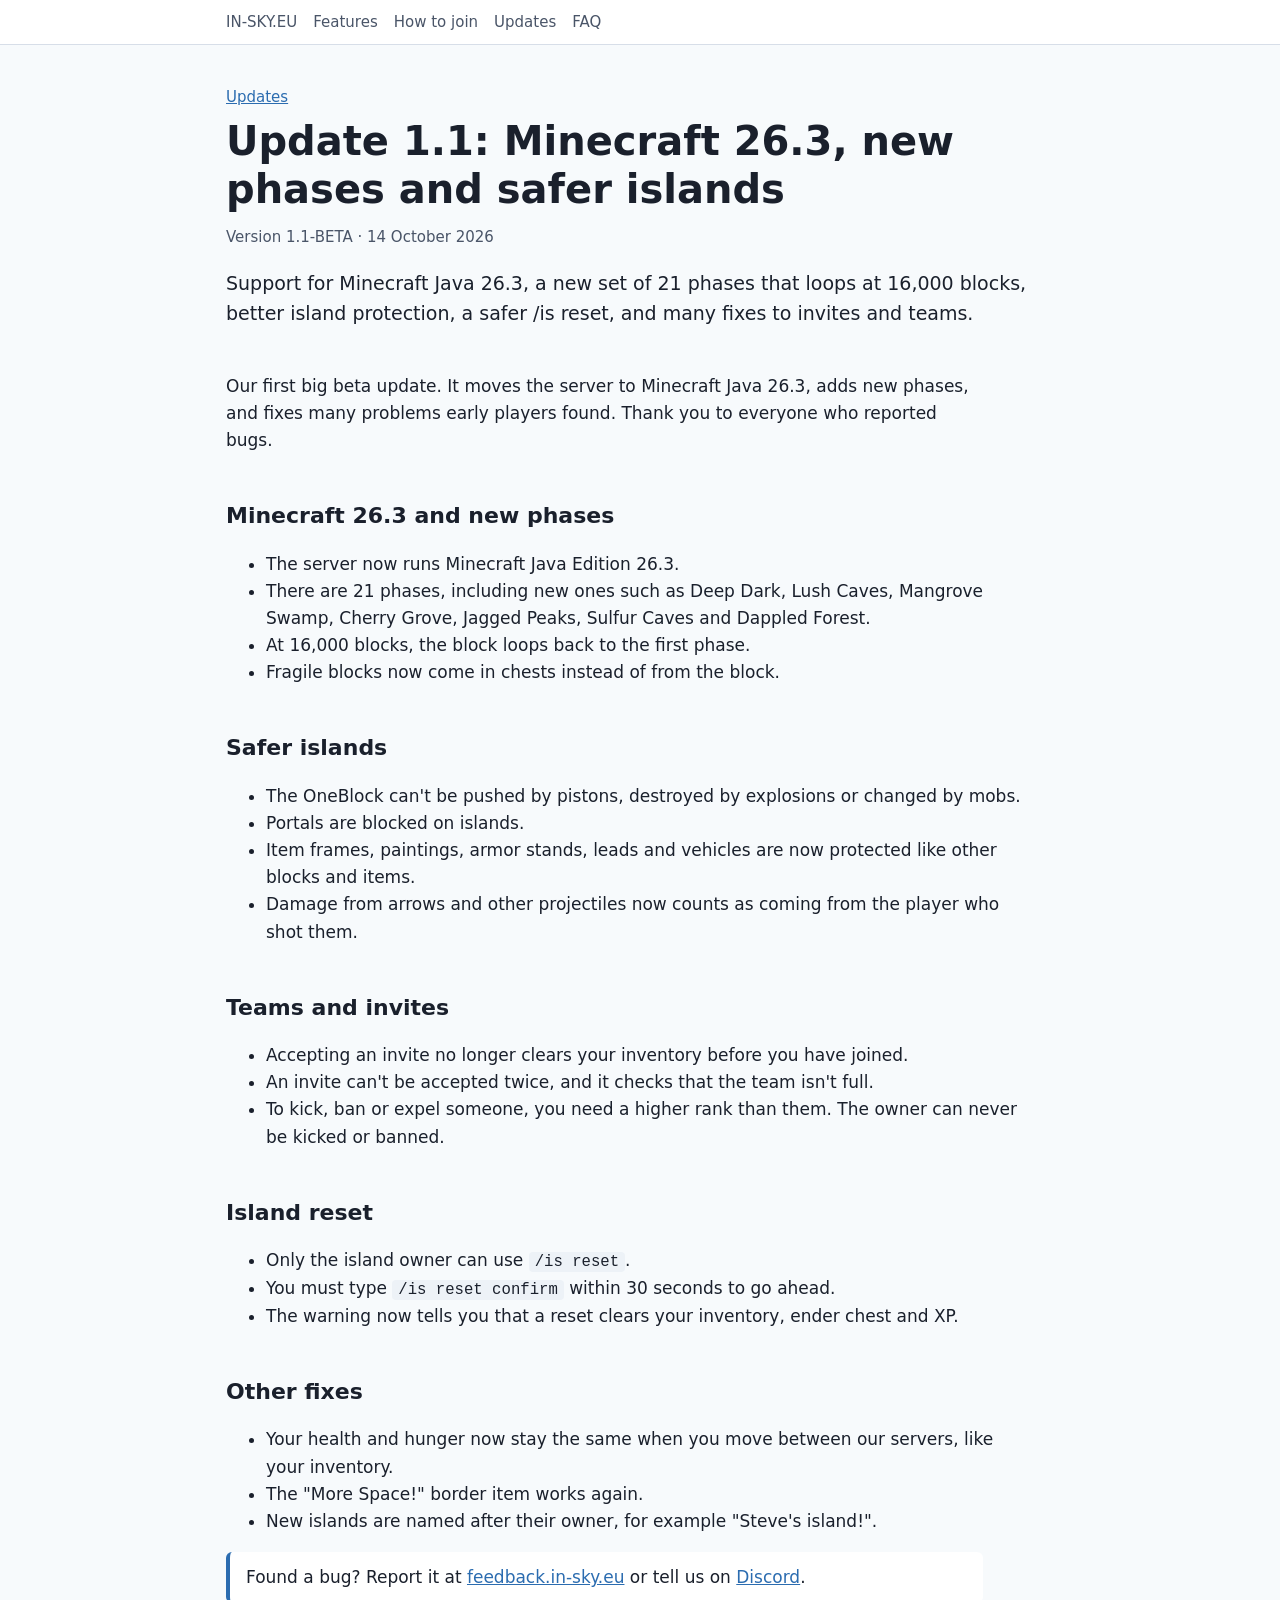
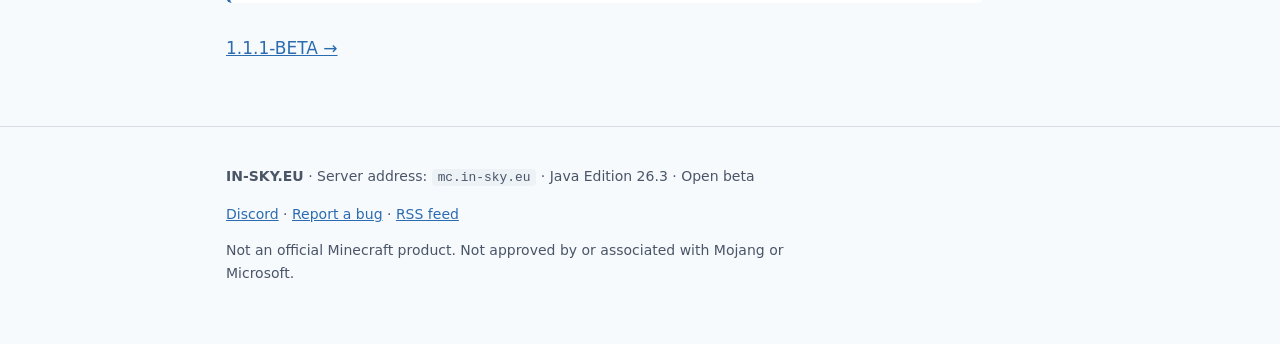
<file: updates/1.1-beta/index.html>
<!doctype html>
<html lang="en">
<head>
<meta charset="utf-8">
<meta name="viewport" content="width=device-width, initial-scale=1">
<title>Update 1.1: Minecraft 26.3, new phases and safer islands | IN-SKY.EU</title>
<meta name="description" content="Support for Minecraft Java 26.3, a new set of 21 phases that loops at 16,000 blocks, better island protection, a safer /is reset, and many fixes to invites and teams.">
<link rel="canonical" href="https://in-sky.eu/updates/1.1-beta/">
<meta property="og:type" content="article">
<meta property="og:url" content="https://in-sky.eu/updates/1.1-beta/">
<meta property="og:title" content="Update 1.1: Minecraft 26.3, new phases and safer islands | IN-SKY.EU">
<meta property="og:description" content="Support for Minecraft Java 26.3, a new set of 21 phases that loops at 16,000 blocks, better island protection, a safer /is reset, and many fixes to invites and teams.">
<meta name="color-scheme" content="light dark">
<link rel="alternate" type="application/rss+xml" title="IN-SKY.EU updates" href="/feed.xml">
<link rel="stylesheet" href="/assets/site.css">
<script type="application/ld+json">
{
  "@context": "https://schema.org",
  "@type": "BlogPosting",
  "headline": "Update 1.1: Minecraft 26.3, new phases and safer islands",
  "description": "Support for Minecraft Java 26.3, a new set of 21 phases that loops at 16,000 blocks, better island protection, a safer /is reset, and many fixes to invites and teams.",
  "datePublished": "2026-10-14",
  "url": "https://in-sky.eu/updates/1.1-beta/",
  "mainEntityOfPage": "https://in-sky.eu/updates/1.1-beta/",
  "inLanguage": "en",
  "author": {
    "@type": "Organization",
    "name": "IN-SKY.EU",
    "url": "https://in-sky.eu/"
  },
  "publisher": {
    "@id": "https://in-sky.eu/#org"
  },
  "isPartOf": {
    "@type": "Blog",
    "@id": "https://in-sky.eu/updates/#blog"
  }
}
</script>
</head>
<body>
<nav aria-label="Site">
  <div class="wrap">
    <ul>
      <li><a href="/">IN-SKY.EU</a></li>
      <li><a href="/#features">Features</a></li>
      <li><a href="/#join">How to join</a></li>
      <li><a href="/updates/">Updates</a></li>
      <li><a href="/#faq">FAQ</a></li>
    </ul>
  </div>
</nav>
<main class="wrap">
<article>
<header class="post-head">
  <p class="crumbs"><a href="/updates/">Updates</a></p>
  <h1>Update 1.1: Minecraft 26.3, new phases and safer islands</h1>
  <p class="meta">Version 1.1-BETA · <time datetime="2026-10-14">14 October 2026</time></p>
  <p class="lead">Support for Minecraft Java 26.3, a new set of 21 phases that loops at 16,000 blocks, better island protection, a safer /is reset, and many fixes to invites and teams.</p>
</header>
<p>Our first big beta update. It moves the server to Minecraft Java 26.3, adds new phases, and fixes many problems early players found. Thank you to everyone who reported bugs.</p>

<h2>Minecraft 26.3 and new phases</h2>
<ul>
  <li>The server now runs Minecraft Java Edition 26.3.</li>
  <li>There are 21 phases, including new ones such as Deep Dark, Lush Caves, Mangrove Swamp, Cherry Grove, Jagged Peaks, Sulfur Caves and Dappled Forest.</li>
  <li>At 16,000 blocks, the block loops back to the first phase.</li>
  <li>Fragile blocks now come in chests instead of from the block.</li>
</ul>

<h2>Safer islands</h2>
<ul>
  <li>The OneBlock can't be pushed by pistons, destroyed by explosions or changed by mobs.</li>
  <li>Portals are blocked on islands.</li>
  <li>Item frames, paintings, armor stands, leads and vehicles are now protected like other blocks and items.</li>
  <li>Damage from arrows and other projectiles now counts as coming from the player who shot them.</li>
</ul>

<h2>Teams and invites</h2>
<ul>
  <li>Accepting an invite no longer clears your inventory before you have joined.</li>
  <li>An invite can't be accepted twice, and it checks that the team isn't full.</li>
  <li>To kick, ban or expel someone, you need a higher rank than them. The owner can never be kicked or banned.</li>
</ul>

<h2>Island reset</h2>
<ul>
  <li>Only the island owner can use <code>/is reset</code>.</li>
  <li>You must type <code>/is reset confirm</code> within 30 seconds to go ahead.</li>
  <li>The warning now tells you that a reset clears your inventory, ender chest and XP.</li>
</ul>

<h2>Other fixes</h2>
<ul>
  <li>Your health and hunger now stay the same when you move between our servers, like your inventory.</li>
  <li>The "More Space!" border item works again.</li>
  <li>New islands are named after their owner, for example "Steve's island!".</li>
</ul>
<p class="note">Found a bug? Report it at <a href="https://feedback.in-sky.eu">feedback.in-sky.eu</a> or tell us on <a href="https://discord.in-sky.eu">Discord</a>.</p>
</article>
<p class="pager"><a href="/updates/1.1.1-beta/">1.1.1-BETA →</a></p>
</main>
<footer>
  <div class="wrap">
    <p><strong>IN-SKY.EU</strong> · Server address: <code>mc.in-sky.eu</code> · Java Edition 26.3 · Open beta</p>
    <p><a href="https://discord.in-sky.eu">Discord</a> · <a href="https://feedback.in-sky.eu">Report a bug</a> · <a href="/feed.xml">RSS feed</a></p>
    <p>Not an official Minecraft product. Not approved by or associated with Mojang or Microsoft.</p>
  </div>
</footer>
</body>
</html>
</file>
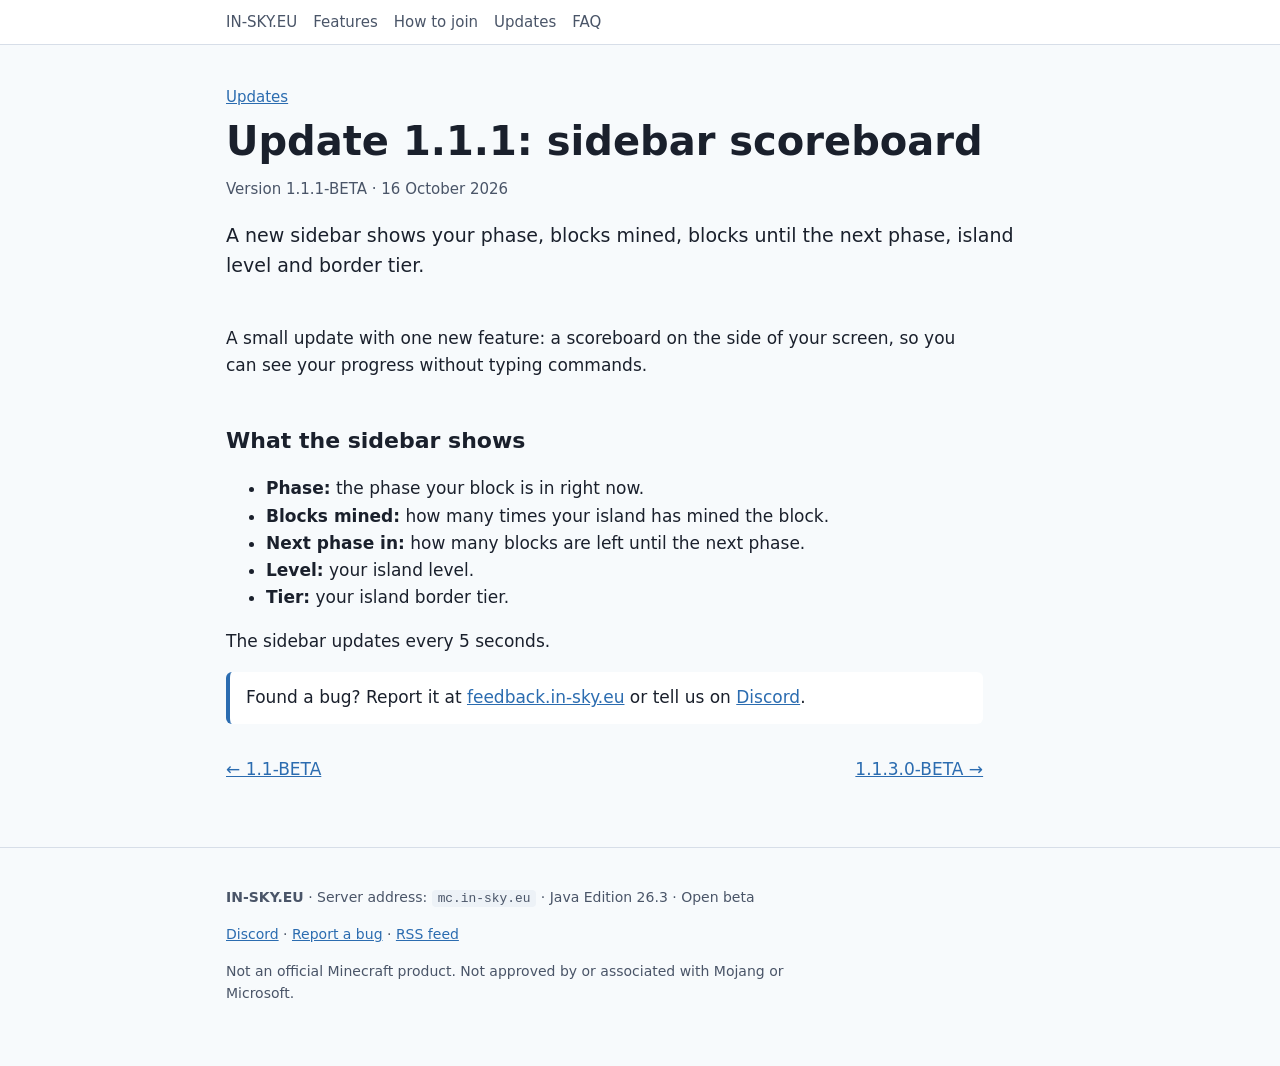
<file: updates/1.1.1-beta/index.html>
<!doctype html>
<html lang="en">
<head>
<meta charset="utf-8">
<meta name="viewport" content="width=device-width, initial-scale=1">
<title>Update 1.1.1: sidebar scoreboard | IN-SKY.EU</title>
<meta name="description" content="A new sidebar shows your phase, blocks mined, blocks until the next phase, island level and border tier.">
<link rel="canonical" href="https://in-sky.eu/updates/1.1.1-beta/">
<meta property="og:type" content="article">
<meta property="og:url" content="https://in-sky.eu/updates/1.1.1-beta/">
<meta property="og:title" content="Update 1.1.1: sidebar scoreboard | IN-SKY.EU">
<meta property="og:description" content="A new sidebar shows your phase, blocks mined, blocks until the next phase, island level and border tier.">
<meta name="color-scheme" content="light dark">
<link rel="alternate" type="application/rss+xml" title="IN-SKY.EU updates" href="/feed.xml">
<link rel="stylesheet" href="/assets/site.css">
<script type="application/ld+json">
{
  "@context": "https://schema.org",
  "@type": "BlogPosting",
  "headline": "Update 1.1.1: sidebar scoreboard",
  "description": "A new sidebar shows your phase, blocks mined, blocks until the next phase, island level and border tier.",
  "datePublished": "2026-10-16",
  "url": "https://in-sky.eu/updates/1.1.1-beta/",
  "mainEntityOfPage": "https://in-sky.eu/updates/1.1.1-beta/",
  "inLanguage": "en",
  "author": {
    "@type": "Organization",
    "name": "IN-SKY.EU",
    "url": "https://in-sky.eu/"
  },
  "publisher": {
    "@id": "https://in-sky.eu/#org"
  },
  "isPartOf": {
    "@type": "Blog",
    "@id": "https://in-sky.eu/updates/#blog"
  }
}
</script>
</head>
<body>
<nav aria-label="Site">
  <div class="wrap">
    <ul>
      <li><a href="/">IN-SKY.EU</a></li>
      <li><a href="/#features">Features</a></li>
      <li><a href="/#join">How to join</a></li>
      <li><a href="/updates/">Updates</a></li>
      <li><a href="/#faq">FAQ</a></li>
    </ul>
  </div>
</nav>
<main class="wrap">
<article>
<header class="post-head">
  <p class="crumbs"><a href="/updates/">Updates</a></p>
  <h1>Update 1.1.1: sidebar scoreboard</h1>
  <p class="meta">Version 1.1.1-BETA · <time datetime="2026-10-16">16 October 2026</time></p>
  <p class="lead">A new sidebar shows your phase, blocks mined, blocks until the next phase, island level and border tier.</p>
</header>
<p>A small update with one new feature: a scoreboard on the side of your screen, so you can see your progress without typing commands.</p>

<h2>What the sidebar shows</h2>
<ul>
  <li><strong>Phase:</strong> the phase your block is in right now.</li>
  <li><strong>Blocks mined:</strong> how many times your island has mined the block.</li>
  <li><strong>Next phase in:</strong> how many blocks are left until the next phase.</li>
  <li><strong>Level:</strong> your island level.</li>
  <li><strong>Tier:</strong> your island border tier.</li>
</ul>
<p>The sidebar updates every 5 seconds.</p>
<p class="note">Found a bug? Report it at <a href="https://feedback.in-sky.eu">feedback.in-sky.eu</a> or tell us on <a href="https://discord.in-sky.eu">Discord</a>.</p>
</article>
<p class="pager"><a href="/updates/1.1-beta/">← 1.1-BETA</a> <a href="/updates/1.1.3.0-beta/">1.1.3.0-BETA →</a></p>
</main>
<footer>
  <div class="wrap">
    <p><strong>IN-SKY.EU</strong> · Server address: <code>mc.in-sky.eu</code> · Java Edition 26.3 · Open beta</p>
    <p><a href="https://discord.in-sky.eu">Discord</a> · <a href="https://feedback.in-sky.eu">Report a bug</a> · <a href="/feed.xml">RSS feed</a></p>
    <p>Not an official Minecraft product. Not approved by or associated with Mojang or Microsoft.</p>
  </div>
</footer>
</body>
</html>
</file>
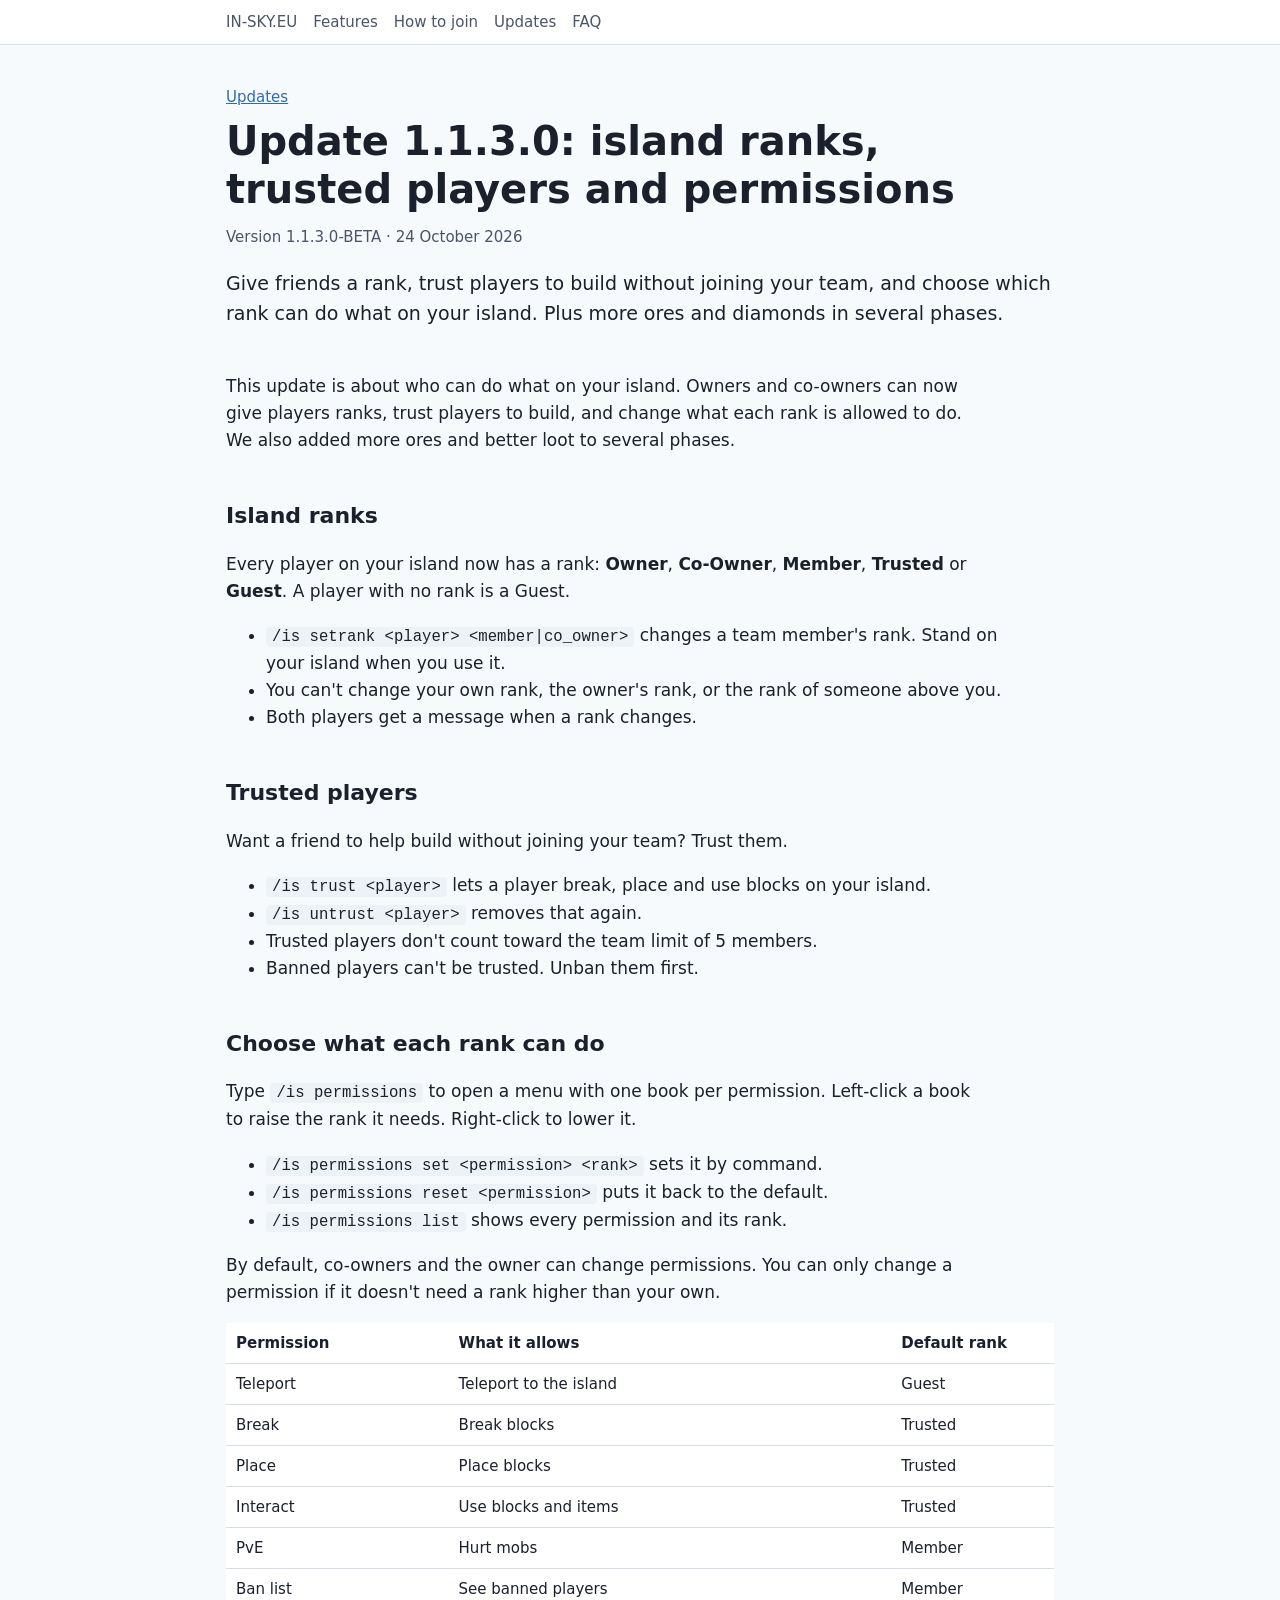
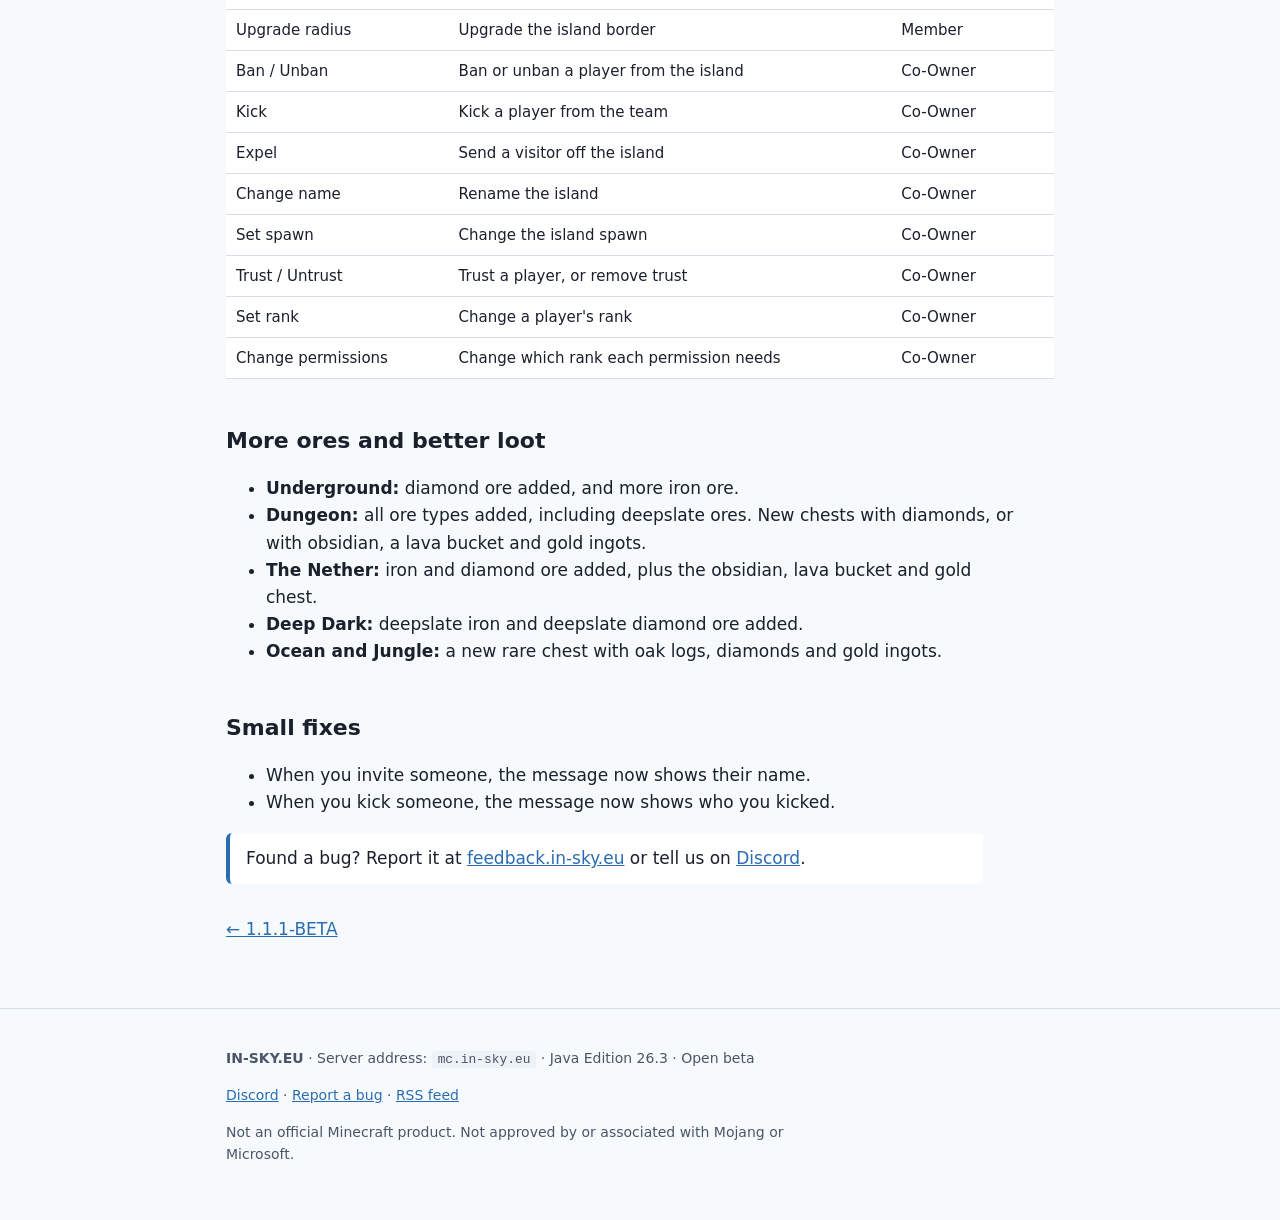
<file: updates/1.1.3.0-beta/index.html>
<!doctype html>
<html lang="en">
<head>
<meta charset="utf-8">
<meta name="viewport" content="width=device-width, initial-scale=1">
<title>Update 1.1.3.0: island ranks, trusted players and permissions | IN-SKY.EU</title>
<meta name="description" content="Give friends a rank, trust players to build without joining your team, and choose which rank can do what on your island. Plus more ores and diamonds in several phases.">
<link rel="canonical" href="https://in-sky.eu/updates/1.1.3.0-beta/">
<meta property="og:type" content="article">
<meta property="og:url" content="https://in-sky.eu/updates/1.1.3.0-beta/">
<meta property="og:title" content="Update 1.1.3.0: island ranks, trusted players and permissions | IN-SKY.EU">
<meta property="og:description" content="Give friends a rank, trust players to build without joining your team, and choose which rank can do what on your island. Plus more ores and diamonds in several phases.">
<meta name="color-scheme" content="light dark">
<link rel="alternate" type="application/rss+xml" title="IN-SKY.EU updates" href="/feed.xml">
<link rel="stylesheet" href="/assets/site.css">
<script type="application/ld+json">
{
  "@context": "https://schema.org",
  "@type": "BlogPosting",
  "headline": "Update 1.1.3.0: island ranks, trusted players and permissions",
  "description": "Give friends a rank, trust players to build without joining your team, and choose which rank can do what on your island. Plus more ores and diamonds in several phases.",
  "datePublished": "2026-10-24",
  "url": "https://in-sky.eu/updates/1.1.3.0-beta/",
  "mainEntityOfPage": "https://in-sky.eu/updates/1.1.3.0-beta/",
  "inLanguage": "en",
  "author": {
    "@type": "Organization",
    "name": "IN-SKY.EU",
    "url": "https://in-sky.eu/"
  },
  "publisher": {
    "@id": "https://in-sky.eu/#org"
  },
  "isPartOf": {
    "@type": "Blog",
    "@id": "https://in-sky.eu/updates/#blog"
  }
}
</script>
</head>
<body>
<nav aria-label="Site">
  <div class="wrap">
    <ul>
      <li><a href="/">IN-SKY.EU</a></li>
      <li><a href="/#features">Features</a></li>
      <li><a href="/#join">How to join</a></li>
      <li><a href="/updates/">Updates</a></li>
      <li><a href="/#faq">FAQ</a></li>
    </ul>
  </div>
</nav>
<main class="wrap">
<article>
<header class="post-head">
  <p class="crumbs"><a href="/updates/">Updates</a></p>
  <h1>Update 1.1.3.0: island ranks, trusted players and permissions</h1>
  <p class="meta">Version 1.1.3.0-BETA · <time datetime="2026-10-24">24 October 2026</time></p>
  <p class="lead">Give friends a rank, trust players to build without joining your team, and choose which rank can do what on your island. Plus more ores and diamonds in several phases.</p>
</header>
<p>This update is about who can do what on your island. Owners and co-owners can now give players ranks, trust players to build, and change what each rank is allowed to do. We also added more ores and better loot to several phases.</p>

<h2>Island ranks</h2>
<p>Every player on your island now has a rank: <strong>Owner</strong>, <strong>Co-Owner</strong>, <strong>Member</strong>, <strong>Trusted</strong> or <strong>Guest</strong>. A player with no rank is a Guest.</p>
<ul>
  <li><code>/is setrank &lt;player&gt; &lt;member|co_owner&gt;</code> changes a team member's rank. Stand on your island when you use it.</li>
  <li>You can't change your own rank, the owner's rank, or the rank of someone above you.</li>
  <li>Both players get a message when a rank changes.</li>
</ul>

<h2>Trusted players</h2>
<p>Want a friend to help build without joining your team? Trust them.</p>
<ul>
  <li><code>/is trust &lt;player&gt;</code> lets a player break, place and use blocks on your island.</li>
  <li><code>/is untrust &lt;player&gt;</code> removes that again.</li>
  <li>Trusted players don't count toward the team limit of 5 members.</li>
  <li>Banned players can't be trusted. Unban them first.</li>
</ul>

<h2>Choose what each rank can do</h2>
<p>Type <code>/is permissions</code> to open a menu with one book per permission. Left-click a book to raise the rank it needs. Right-click to lower it.</p>
<ul>
  <li><code>/is permissions set &lt;permission&gt; &lt;rank&gt;</code> sets it by command.</li>
  <li><code>/is permissions reset &lt;permission&gt;</code> puts it back to the default.</li>
  <li><code>/is permissions list</code> shows every permission and its rank.</li>
</ul>
<p>By default, co-owners and the owner can change permissions. You can only change a permission if it doesn't need a rank higher than your own.</p>

<div class="table-scroll">
<table>
  <thead><tr><th scope="col">Permission</th><th scope="col">What it allows</th><th scope="col">Default rank</th></tr></thead>
  <tbody>
    <tr><td>Teleport</td><td>Teleport to the island</td><td>Guest</td></tr>
    <tr><td>Break</td><td>Break blocks</td><td>Trusted</td></tr>
    <tr><td>Place</td><td>Place blocks</td><td>Trusted</td></tr>
    <tr><td>Interact</td><td>Use blocks and items</td><td>Trusted</td></tr>
    <tr><td>PvE</td><td>Hurt mobs</td><td>Member</td></tr>
    <tr><td>Ban list</td><td>See banned players</td><td>Member</td></tr>
    <tr><td>Upgrade radius</td><td>Upgrade the island border</td><td>Member</td></tr>
    <tr><td>Ban / Unban</td><td>Ban or unban a player from the island</td><td>Co-Owner</td></tr>
    <tr><td>Kick</td><td>Kick a player from the team</td><td>Co-Owner</td></tr>
    <tr><td>Expel</td><td>Send a visitor off the island</td><td>Co-Owner</td></tr>
    <tr><td>Change name</td><td>Rename the island</td><td>Co-Owner</td></tr>
    <tr><td>Set spawn</td><td>Change the island spawn</td><td>Co-Owner</td></tr>
    <tr><td>Trust / Untrust</td><td>Trust a player, or remove trust</td><td>Co-Owner</td></tr>
    <tr><td>Set rank</td><td>Change a player's rank</td><td>Co-Owner</td></tr>
    <tr><td>Change permissions</td><td>Change which rank each permission needs</td><td>Co-Owner</td></tr>
  </tbody>
</table>
</div>

<h2>More ores and better loot</h2>
<ul>
  <li><strong>Underground:</strong> diamond ore added, and more iron ore.</li>
  <li><strong>Dungeon:</strong> all ore types added, including deepslate ores. New chests with diamonds, or with obsidian, a lava bucket and gold ingots.</li>
  <li><strong>The Nether:</strong> iron and diamond ore added, plus the obsidian, lava bucket and gold chest.</li>
  <li><strong>Deep Dark:</strong> deepslate iron and deepslate diamond ore added.</li>
  <li><strong>Ocean and Jungle:</strong> a new rare chest with oak logs, diamonds and gold ingots.</li>
</ul>

<h2>Small fixes</h2>
<ul>
  <li>When you invite someone, the message now shows their name.</li>
  <li>When you kick someone, the message now shows who you kicked.</li>
</ul>
<p class="note">Found a bug? Report it at <a href="https://feedback.in-sky.eu">feedback.in-sky.eu</a> or tell us on <a href="https://discord.in-sky.eu">Discord</a>.</p>
</article>
<p class="pager"><a href="/updates/1.1.1-beta/">← 1.1.1-BETA</a></p>
</main>
<footer>
  <div class="wrap">
    <p><strong>IN-SKY.EU</strong> · Server address: <code>mc.in-sky.eu</code> · Java Edition 26.3 · Open beta</p>
    <p><a href="https://discord.in-sky.eu">Discord</a> · <a href="https://feedback.in-sky.eu">Report a bug</a> · <a href="/feed.xml">RSS feed</a></p>
    <p>Not an official Minecraft product. Not approved by or associated with Mojang or Microsoft.</p>
  </div>
</footer>
</body>
</html>
</file>
<file: assets/site.css>
:root {
  --bg: #f7fafc; --surface: #ffffff; --text: #1a202c; --muted: #4a5568;
  --accent: #2b6cb0; --accent-text: #ffffff; --border: #d7dee8; --code: #edf2f7;
  --ph-bg: #fff3bf; --ph-text: #5c4400;
}
@media (prefers-color-scheme: dark) {
  :root:not([data-theme="light"]) {
    --bg: #0f1720; --surface: #17212d; --text: #e6edf3; --muted: #a9b6c4;
    --accent: #63b3ed; --accent-text: #0f1720; --border: #2a3a4c; --code: #1f2c3a;
    --ph-bg: #4a3b00; --ph-text: #ffe8a3;
  }
}
:root[data-theme="dark"] {
  --bg: #0f1720; --surface: #17212d; --text: #e6edf3; --muted: #a9b6c4;
  --accent: #63b3ed; --accent-text: #0f1720; --border: #2a3a4c; --code: #1f2c3a;
  --ph-bg: #4a3b00; --ph-text: #ffe8a3;
}
* { box-sizing: border-box; }
body {
  margin: 0; background: var(--bg); color: var(--text);
  font: 17px/1.6 system-ui, -apple-system, "Segoe UI", Roboto, sans-serif;
}
.wrap { max-width: 860px; margin: 0 auto; padding: 0 16px; }
header { padding: 48px 0 24px; }
nav { border-bottom: 1px solid var(--border); background: var(--surface); position: sticky; top: 0; z-index: 1; }
nav ul { list-style: none; margin: 0; padding: 10px 0; display: flex; flex-wrap: wrap; gap: 4px 16px; font-size: 15px; }
nav a { color: var(--muted); text-decoration: none; }
nav a:hover { color: var(--accent); }
h1 { font-size: clamp(28px, 6vw, 40px); line-height: 1.2; margin: 0 0 12px; }
h2 { font-size: 26px; margin: 48px 0 12px; padding-top: 8px; }
h3 { font-size: 19px; margin: 24px 0 6px; }
p, li { max-width: 70ch; }
a { color: var(--accent); }
.tagline { font-size: 20px; color: var(--muted); margin: 0 0 24px; }
.ip-box {
  display: flex; flex-wrap: wrap; align-items: center; gap: 12px;
  background: var(--surface); border: 1px solid var(--border); border-radius: 10px;
  padding: 14px 16px; margin: 0 0 16px;
}
.ip-box code { font-size: 22px; font-weight: 700; background: none; padding: 0; }
button {
  font: inherit; font-size: 15px; cursor: pointer; border: 0; border-radius: 8px;
  padding: 8px 14px; background: var(--accent); color: var(--accent-text);
}
.facts { display: flex; flex-wrap: wrap; gap: 8px; list-style: none; padding: 0; margin: 0 0 16px; }
.facts li { background: var(--surface); border: 1px solid var(--border); border-radius: 999px; padding: 4px 12px; font-size: 15px; }
.note { background: var(--surface); border-left: 4px solid var(--accent); padding: 12px 16px; border-radius: 6px; }
code { background: var(--code); padding: 1px 6px; border-radius: 4px; font-size: 0.92em; }
.table-scroll { overflow-x: auto; }
table { border-collapse: collapse; width: 100%; font-size: 15px; background: var(--surface); }
th, td { text-align: left; padding: 8px 10px; border-bottom: 1px solid var(--border); vertical-align: top; }
th { font-weight: 600; }
td.num { white-space: nowrap; font-variant-numeric: tabular-nums; }
dl.cmds dt { font-family: ui-monospace, SFMono-Regular, Menlo, monospace; font-size: 15px; margin-top: 10px; }
dl.cmds dd { margin: 2px 0 0 0; color: var(--muted); }
details { background: var(--surface); border: 1px solid var(--border); border-radius: 8px; padding: 12px 16px; margin: 8px 0; }
summary { cursor: pointer; font-weight: 600; }
details p { margin: 10px 0 0; }
.ph { background: var(--ph-bg); color: var(--ph-text); padding: 0 4px; border-radius: 3px; }
footer { margin-top: 64px; padding: 24px 0 48px; border-top: 1px solid var(--border); color: var(--muted); font-size: 14px; }

/* Updates pages */
.post-head { padding: 40px 0 8px; }
.crumbs { margin: 0 0 8px; font-size: 15px; }
.meta { color: var(--muted); font-size: 15px; margin: 0 0 12px; }
.lead { font-size: 19px; }
article h2 { font-size: 22px; margin: 36px 0 10px; }
.posts { list-style: none; padding: 0; margin: 0; }
.posts li { background: var(--surface); border: 1px solid var(--border); border-radius: 10px; padding: 16px 18px; margin: 0 0 14px; }
.posts h2 { font-size: 21px; margin: 0 0 4px; padding: 0; }
.posts p { margin: 6px 0 0; }
.pager { display: flex; justify-content: space-between; gap: 16px; margin-top: 32px; }
</file>
